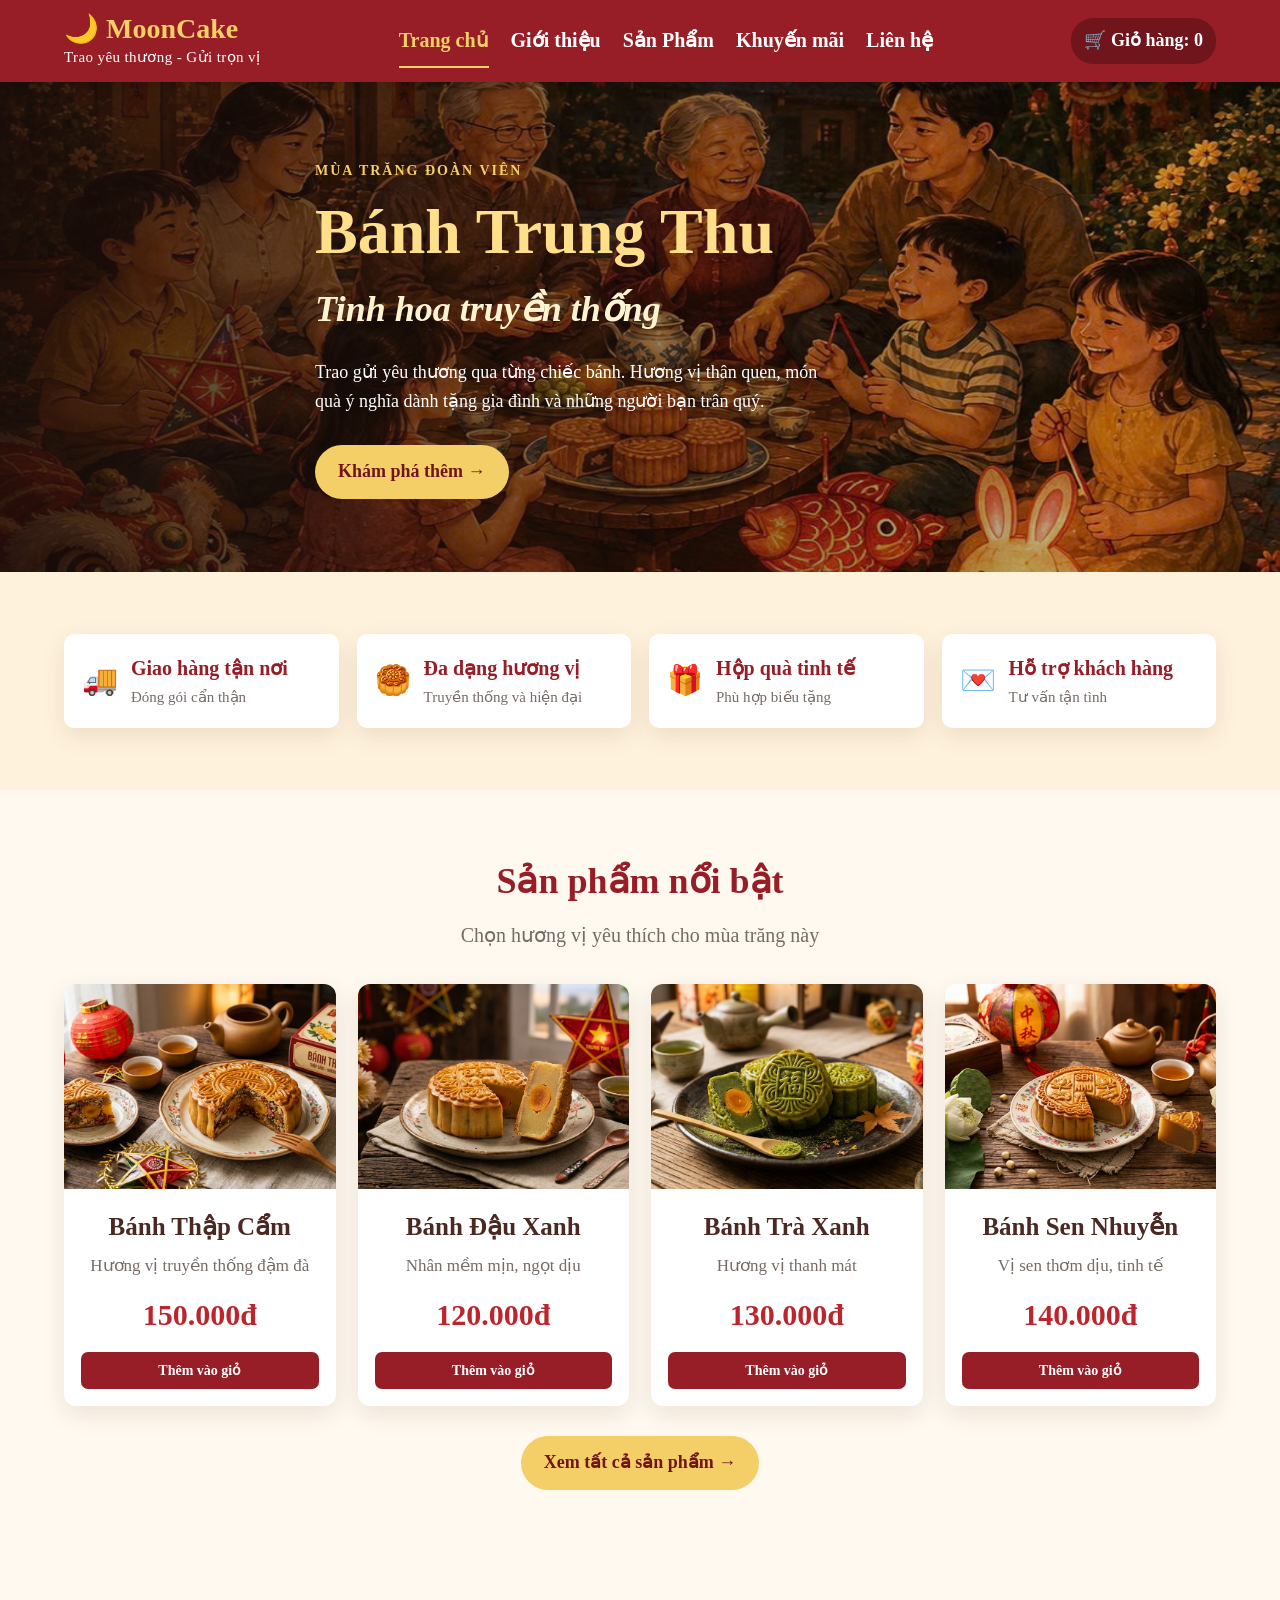
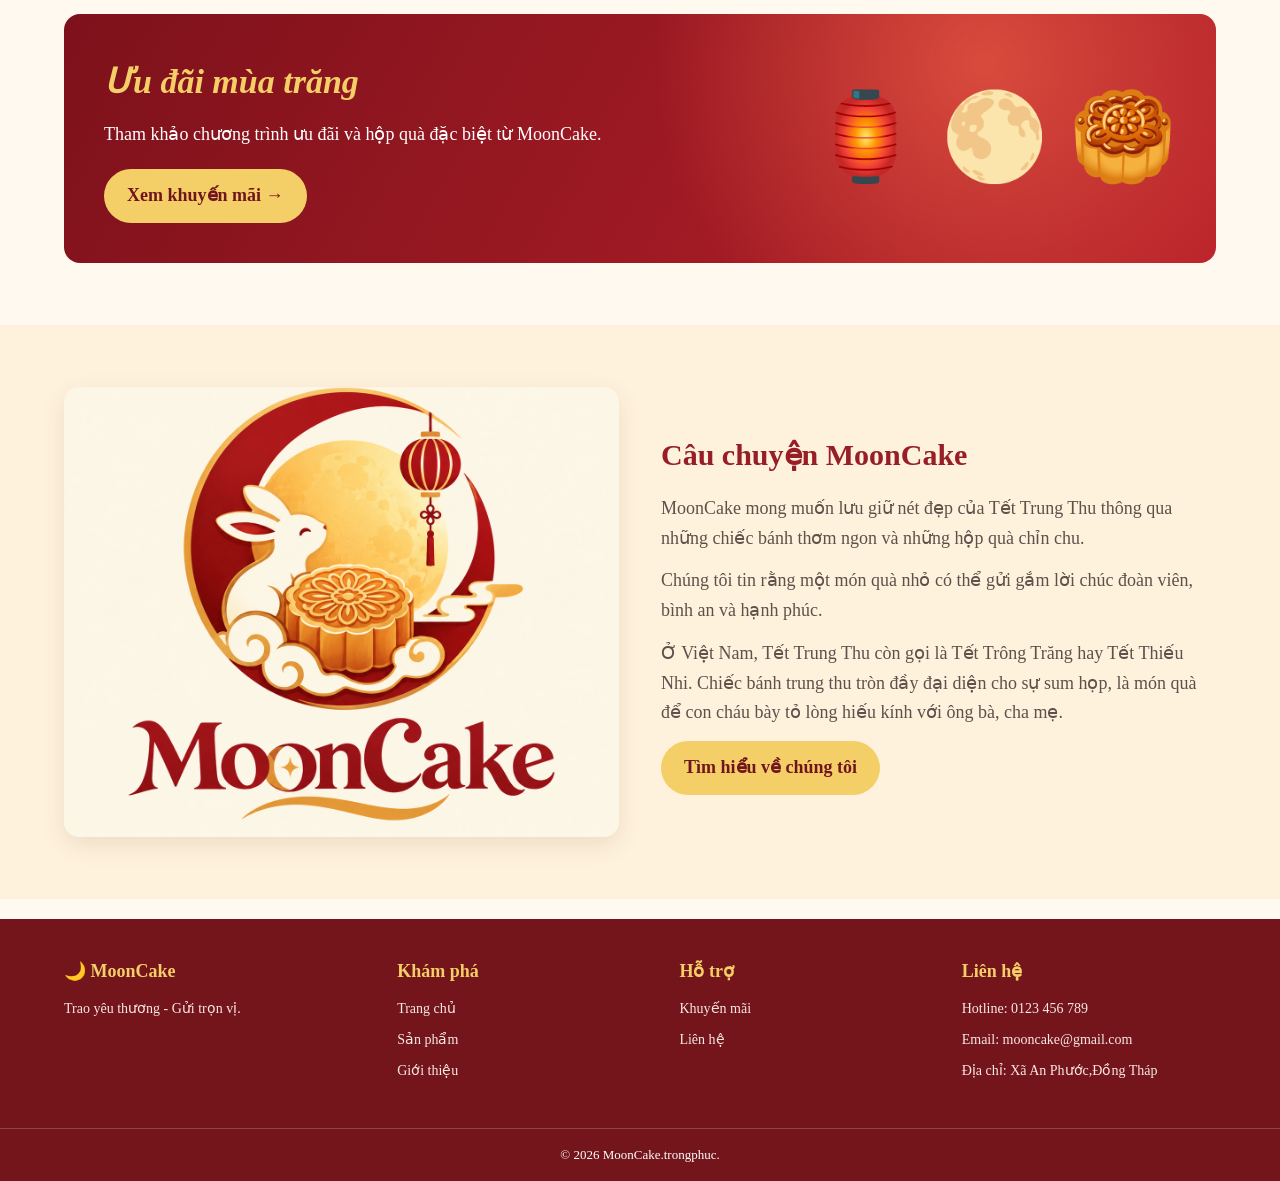
<file: index.html>
<!DOCTYPE html>
<html lang="vi">
<head>
  <meta charset="UTF-8">
  <meta name="viewport" content="width=device-width, initial-scale=1.0">
  <title>MoonCake</title>
  <link rel="stylesheet" href="css/style.css">
  <script src="javascripts/script.js" defer></script>
</head>
<body>
<header class="site-header"><div class="container navbar">
  <a class="brand" href="webcon/gioithieu.html">
    <div class="brand-name">🌙 MoonCake</div>
    <div class="brand-tagline">Trao yêu thương - Gửi trọn vị</div></a>
  <nav><ul class="nav-menu">
    <li><a class="active" href="index.html">Trang chủ</a></li>
    <li><a href="webcon/gioithieu.html" target="_blank">Giới thiệu</a></li>
    <li><a href="webcon/sanpham.html" target="_blank">Sản Phẩm</a></li>
    <li><a href="webcon/khuyenmai.html" target="_blank">Khuyến mãi</a></li>
    <li><a href="webcon/lienhe.html" target="_blank">Liên hệ</a></li>
  </ul></nav><div class="cart-pill">🛒 Giỏ hàng: <span class="cart-count">0</span></div>
</div>
</header>

<main>
<section class="hero"><div class="container hero-content">
  <span class="eyebrow">Mùa trăng đoàn viên</span>
  <h1>Bánh Trung Thu</h1><h2>Tinh hoa truyền thống</h2>
  <p>Trao gửi yêu thương qua từng chiếc bánh. Hương vị thân quen, món quà ý nghĩa dành tặng gia đình và những người bạn trân quý.</p>
  <a class="btn" href="webcon/gioithieu.html" target="_blank">Khám phá thêm →</a>
</div></section>

<section class="section section-soft"><div class="container service-grid">
  <div class="service-item"><span class="service-icon">🚚</span><div><h3>Giao hàng tận nơi</h3><p>Đóng gói cẩn thận</p></div></div>
  <div class="service-item"><span class="service-icon">🥮</span><div><h3>Đa dạng hương vị</h3><p>Truyền thống và hiện đại</p></div></div>
  <div class="service-item"><span class="service-icon">🎁</span><div><h3>Hộp quà tinh tế</h3><p>Phù hợp biếu tặng</p></div></div>
  <div class="service-item"><span class="service-icon">💌</span><div><h3>Hỗ trợ khách hàng</h3><p>Tư vấn tận tình</p></div></div>
</div></section>

<section class="section container">
  <div class="section-heading"><h2>Sản phẩm nổi bật</h2><p>Chọn hương vị yêu thích cho mùa trăng này</p></div>
  <div class="product-grid">
    <article class="product-card"><img src="images/banhthapcam.jpg" alt="Bánh Trung Thu thập cẩm">
      <div class="product-info">
        <h3>Bánh Thập Cẩm</h3>
        <p>Hương vị truyền thống đậm đà</p>
        <span class="price">150.000đ</span>
        <button class="btn btn-red" onclick="addCart('Bánh Thập Cẩm')">Thêm vào giỏ</button>
      </div>
    </article>
    <article class="product-card"><img src="images/banhdauxanh.jpg" alt="Bánh nhân đậu xanh">
      <div class="product-info">
        <h3>Bánh Đậu Xanh</h3>
        <p>Nhân mềm mịn, ngọt dịu</p>
        <span class="price">120.000đ</span>
        <button class="btn btn-red" onclick="addCart('Bánh Đậu Xanh')">Thêm vào giỏ</button>
      </div>
    </article>
    <article class="product-card"><img src="images/banhtraxanh.jpg" alt="Bánh trà xanh">
      <div class="product-info">
        <h3>Bánh Trà Xanh</h3>
        <p>Hương vị thanh mát</p>
        <span class="price">130.000đ</span>
        <button class="btn btn-red" onclick="addCart('Bánh Trà Xanh')">Thêm vào giỏ</button>
      </div>
    </article>
    <article class="product-card"><img src="images/banhsennhuyen.jpg" alt="Bánh nhân sen">
      <div class="product-info">
        <h3>Bánh Sen Nhuyễn</h3>
        <p>Vị sen thơm dịu, tinh tế</p>
        <span class="price">140.000đ</span>
        <button class="btn btn-red" onclick="addCart('Bánh Sen Nhuyễn')">Thêm vào giỏ</button>
      </div>
    </article>
  </div>
  <div style="text-align:center;margin-top:30px"><a class="btn" href="webcon/sanpham.html" target="_blank">Xem tất cả sản phẩm →</a></div>
</section>
<section class="section container">
  <div class="promo-banner">
    <div>
      <h2>Ưu đãi mùa trăng</h2>
      <p>Tham khảo chương trình ưu đãi và hộp quà đặc biệt từ MoonCake.</p>
      <a class="btn" href="webcon/khuyenmai.html" target="_blank">Xem khuyến mãi →</a>
    </div>
    <div class="promo-art">🏮 🌕 🥮</div>
  </div>
</section>
<section class="section section-soft">
  <div class="container two-column">
  <img class="rounded-image" src="images/logo.JPG" alt="Không khí mùa Trung Thu">
  <div class="copy">
    <h2>Câu chuyện MoonCake</h2>
    <p>MoonCake mong muốn lưu giữ nét đẹp của Tết Trung Thu thông qua những chiếc bánh thơm ngon và những hộp quà chỉn chu.</p>
    <p>Chúng tôi tin rằng một món quà nhỏ có thể gửi gắm lời chúc đoàn viên, bình an và hạnh phúc.</p>
    <p>Ở Việt Nam, Tết Trung Thu còn gọi là Tết Trông Trăng hay Tết Thiếu Nhi. Chiếc bánh trung thu tròn đầy đại diện cho sự sum họp, là món quà để con cháu bày tỏ lòng hiếu kính với ông bà, cha mẹ.</p>
    <a class="btn" href="webcon/gioithieu.html" target="_blank">Tìm hiểu về chúng tôi</a>
  </div>
</div></section>
</main>
<footer class="site-footer">
    <div class="container footer-grid">
      <div>
          <h3>🌙 MoonCake</h3>
          <p>Trao yêu thương - Gửi trọn vị.</p>
      </div>
      <div>
          <h3>Khám phá</h3>
          <a href="index.html">Trang chủ</a>
          <a href="webcon/sanpham.html" target="_blank">Sản phẩm</a>
          <a href="webcon/gioithieu.html" target="_blank">Giới thiệu</a>
      </div>
      <div>
          <h3>Hỗ trợ</h3>
          <a href="webcon/khuyenmai.html" target="_blank">Khuyến mãi</a>
          <a href="webcon/lienhe.html" target="_blank">Liên hệ</a>
      </div>
      <div>
          <h3>Liên hệ</h3>
          <p>Hotline: 0123 456 789</p>
          <p>Email: mooncake@gmail.com</p>
          <p>Địa chỉ: Xã An Phước,Đồng Tháp</p></div>
    </div>
<div class="copyright">© 2026 MoonCake.trongphuc.</div>
</footer>
</body>
</html>
</file>
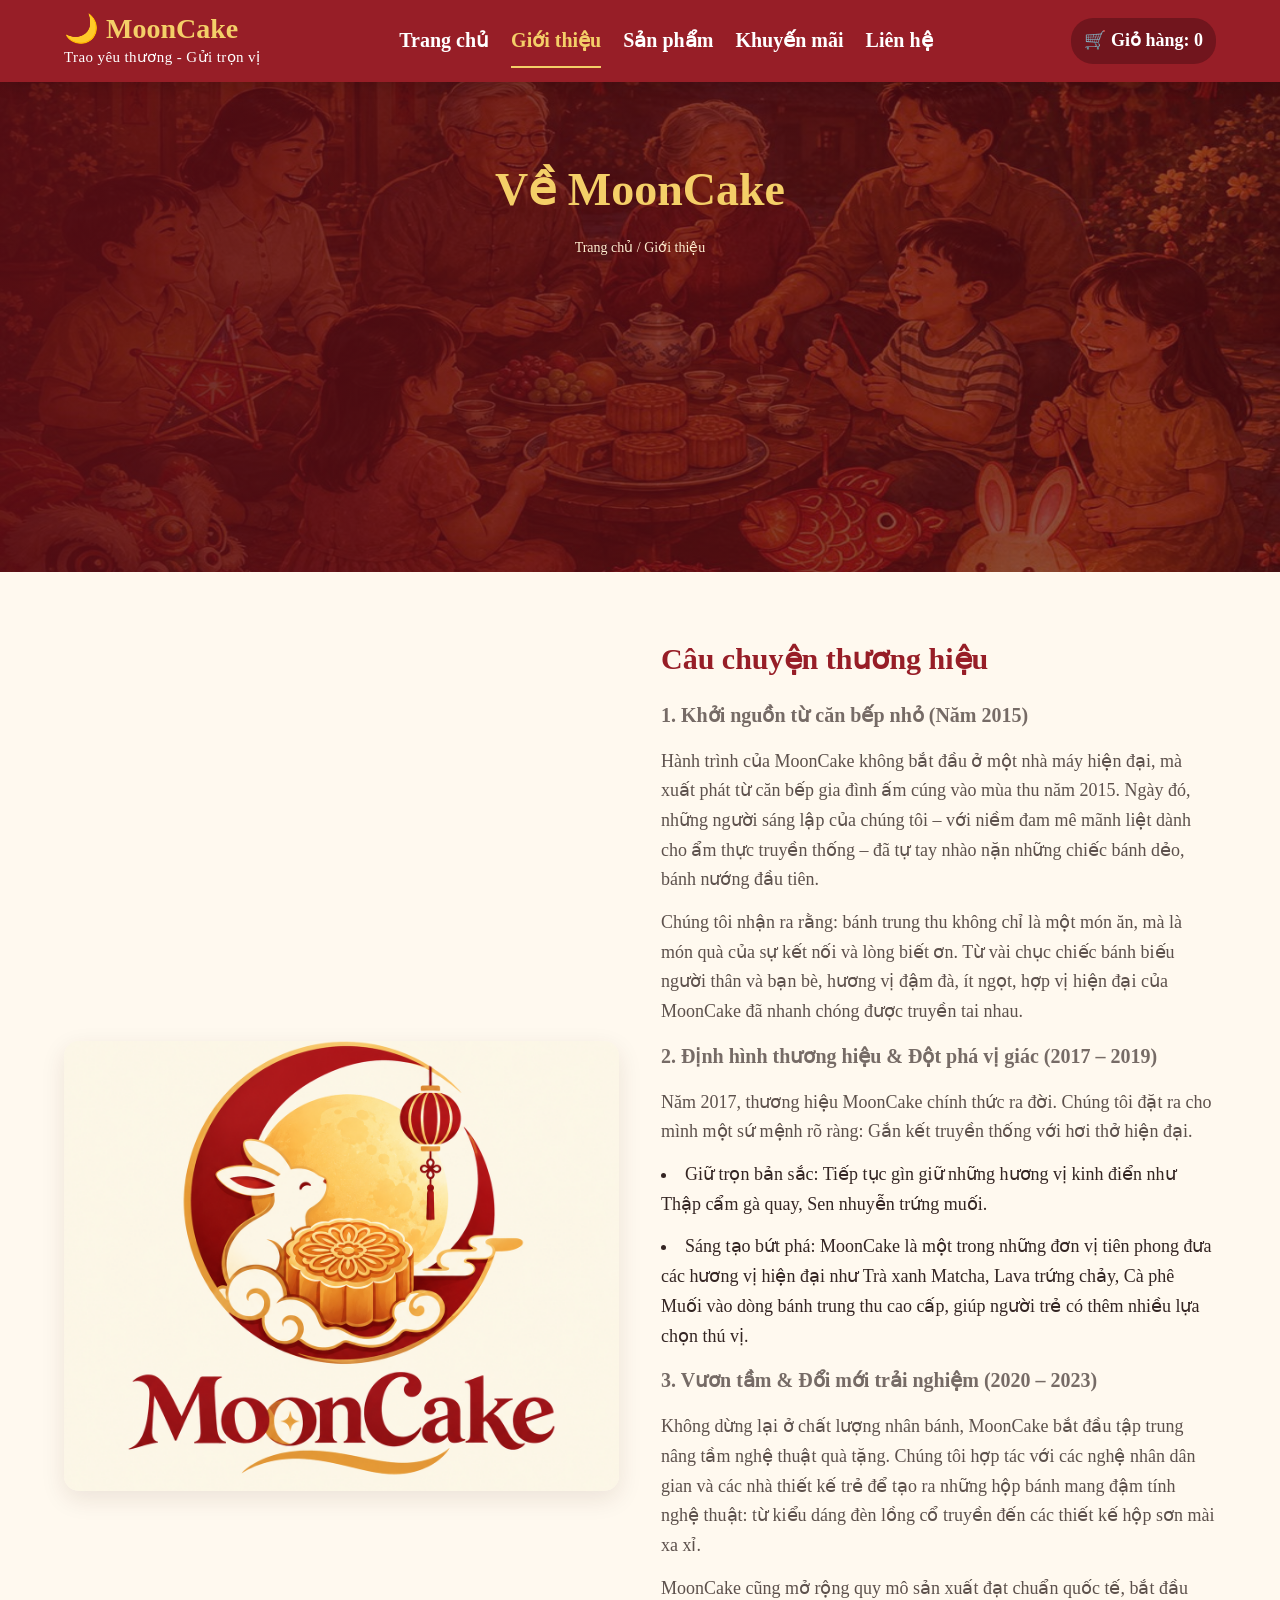
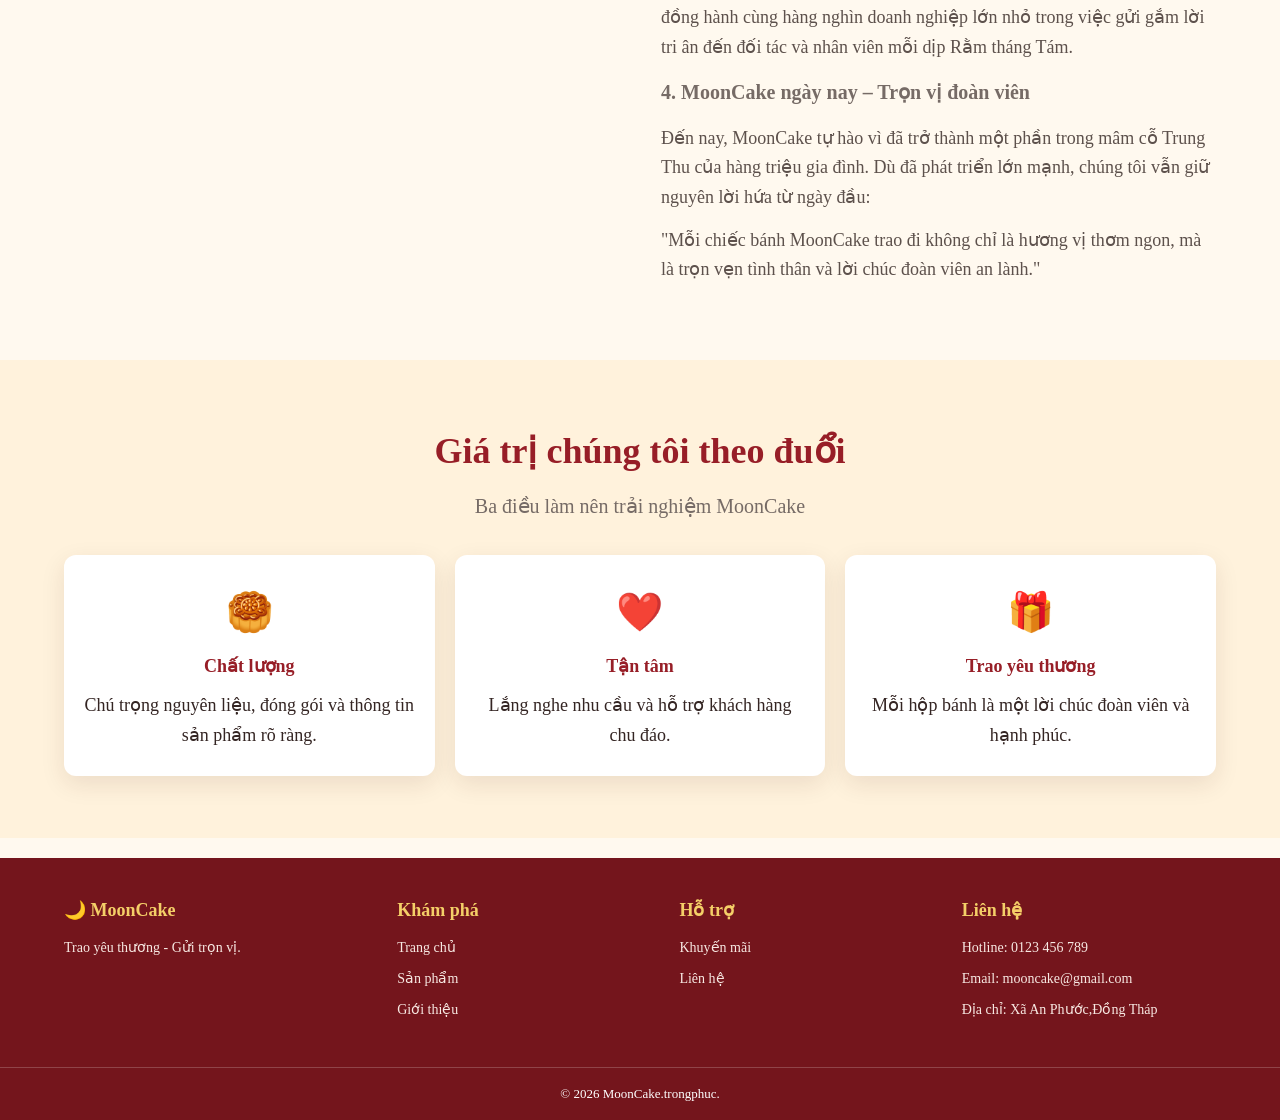
<file: webcon/gioithieu.html>
<!DOCTYPE html>
<html lang="vi">
    <head>
        <meta charset="UTF-8">
        <meta name="viewport" content="width=device-width, initial-scale=1.0">
        <title>Giới thiệu</title>
        <link rel="stylesheet" href="../css/style.css">
        <script src="../javascripts/script.js" defer></script>
    </head>
<body>
<header class="site-header">
    <div class="container navbar">
        <a class="brand" href="../index.html">
            <div class="brand-name">🌙 MoonCake</div>
            <div class="brand-tagline">Trao yêu thương - Gửi trọn vị</div>
        </a>
        <nav>
            <ul class="nav-menu">
                <li>
                    <a href="../index.html" target="_blank">Trang chủ</a>
                </li>
                <li>
                    <a class="active" href="gioithieu.html">Giới thiệu</a>
                </li>
                <li>
                    <a href="sanpham.html" target="_blank">Sản phẩm</a>
                </li>
                <li>
                    <a href="khuyenmai.html" target="_blank">Khuyến mãi</a>
                </li>
                <li>
                    <a href="lienhe.html" target="_blank">Liên hệ</a>
                </li>
            </ul>
        </nav>
        <div class="cart-pill">🛒 Giỏ hàng: <span class="cart-count">0</span>
        </div>
    </div>
</header>
<main>
    <section class="page-banner">
        <h1>Về MoonCake</h1>
        <p class="breadcrumb">Trang chủ / Giới thiệu</p>
    </section>
    <section class="section container">
        <div class="two-column">
            <img class="rounded-image" src="../images/logo.JPG" alt="Bánh Trung Thu">
            <div class="copy">
                <h2>Câu chuyện thương hiệu</h2>
                <h4>1. Khởi nguồn từ căn bếp nhỏ (Năm 2015)</h4>
                <p>Hành trình của MoonCake không bắt đầu ở một nhà máy hiện đại, mà xuất phát từ căn bếp gia đình ấm cúng vào mùa thu năm 2015. Ngày đó, những người sáng lập của chúng tôi – với niềm đam mê mãnh liệt dành cho ẩm thực truyền thống – đã tự tay nhào nặn những chiếc bánh dẻo, bánh nướng đầu tiên.</p>
                <p>Chúng tôi nhận ra rằng: bánh trung thu không chỉ là một món ăn, mà là món quà của sự kết nối và lòng biết ơn. Từ vài chục chiếc bánh biếu người thân và bạn bè, hương vị đậm đà, ít ngọt, hợp vị hiện đại của MoonCake đã nhanh chóng được truyền tai nhau.</p>
                <h4>2. Định hình thương hiệu & Đột phá vị giác (2017 – 2019)</h4>
                <p>Năm 2017, thương hiệu MoonCake chính thức ra đời. Chúng tôi đặt ra cho mình một sứ mệnh rõ ràng: Gắn kết truyền thống với hơi thở hiện đại.</p>
                <p><li>Giữ trọn bản sắc: Tiếp tục gìn giữ những hương vị kinh điển như Thập cẩm gà quay, Sen nhuyễn trứng muối.</li></p>
                <p><li>Sáng tạo bứt phá: MoonCake là một trong những đơn vị tiên phong đưa các hương vị hiện đại như Trà xanh Matcha, Lava trứng chảy, Cà phê Muối vào dòng bánh trung thu cao cấp, giúp người trẻ có thêm nhiều lựa chọn thú vị.</li></p>
                <h4>3. Vươn tầm & Đổi mới trải nghiệm (2020 – 2023)</h4>
                <p>Không dừng lại ở chất lượng nhân bánh, MoonCake bắt đầu tập trung nâng tầm nghệ thuật quà tặng. Chúng tôi hợp tác với các nghệ nhân dân gian và các nhà thiết kế trẻ để tạo ra những hộp bánh mang đậm tính nghệ thuật: từ kiểu dáng đèn lồng cổ truyền đến các thiết kế hộp sơn mài xa xỉ.</p>
                <p>MoonCake cũng mở rộng quy mô sản xuất đạt chuẩn quốc tế, bắt đầu đồng hành cùng hàng nghìn doanh nghiệp lớn nhỏ trong việc gửi gắm lời tri ân đến đối tác và nhân viên mỗi dịp Rằm tháng Tám.</p>
                <h4>4. MoonCake ngày nay – Trọn vị đoàn viên</h4>
                <p>Đến nay, MoonCake tự hào vì đã trở thành một phần trong mâm cỗ Trung Thu của hàng triệu gia đình. Dù đã phát triển lớn mạnh, chúng tôi vẫn giữ nguyên lời hứa từ ngày đầu:</p>
                <p>"Mỗi chiếc bánh MoonCake trao đi không chỉ là hương vị thơm ngon, mà là trọn vẹn tình thân và lời chúc đoàn viên an lành."</p>
            </div>
        </div>
    </section>
    <section class="section section-soft">
        <div class="container">
            <div class="section-heading">
                <h2>Giá trị chúng tôi theo đuổi</h2>
                <p>Ba điều làm nên trải nghiệm MoonCake</p>
            </div>
            <div class="feature-grid">
                <article class="feature-card">
                    <div class="icon">🥮</div>
                    <h3>Chất lượng</h3>
                    <p>Chú trọng nguyên liệu, đóng gói và thông tin sản phẩm rõ ràng.</p>
                </article><article class="feature-card">
                    <div class="icon">❤️</div>
                    <h3>Tận tâm</h3>
                    <p>Lắng nghe nhu cầu và hỗ trợ khách hàng chu đáo.</p>
                </article>
                <article class="feature-card">
                    <div class="icon">🎁</div>
                    <h3>Trao yêu thương</h3>
                    <p>Mỗi hộp bánh là một lời chúc đoàn viên và hạnh phúc.</p>
                </article>
            </div>
        </div>
    </section>
</main>
<footer class="site-footer">
    <div class="container footer-grid">
        <div>
            <h3>🌙 MoonCake</h3>
            <p>Trao yêu thương - Gửi trọn vị.</p>
        </div>
        <div>
            <h3>Khám phá</h3>
            <a href="../index.html" target="_blank">Trang chủ</a>
            <a href="sanpham.html" target="_blank">Sản phẩm</a>
            <a href="gioithieu.html" >Giới thiệu</a>
        </div>
        <div>
            <h3>Hỗ trợ</h3>
            <a href="khuyenmai.html" target="_blank">Khuyến mãi</a>
            <a href="lienhe.html" target="_blank">Liên hệ</a>
        </div>
        <div>
            <h3>Liên hệ</h3>
            <p>Hotline: 0123 456 789</p>
            <p>Email: mooncake@gmail.com</p>
            <p>Địa chỉ: Xã An Phước,Đồng Tháp</p>
        </div>
    </div>
<div class="copyright">© 2026 MoonCake.trongphuc.</div>
</footer>
</body>
</html>
</file>
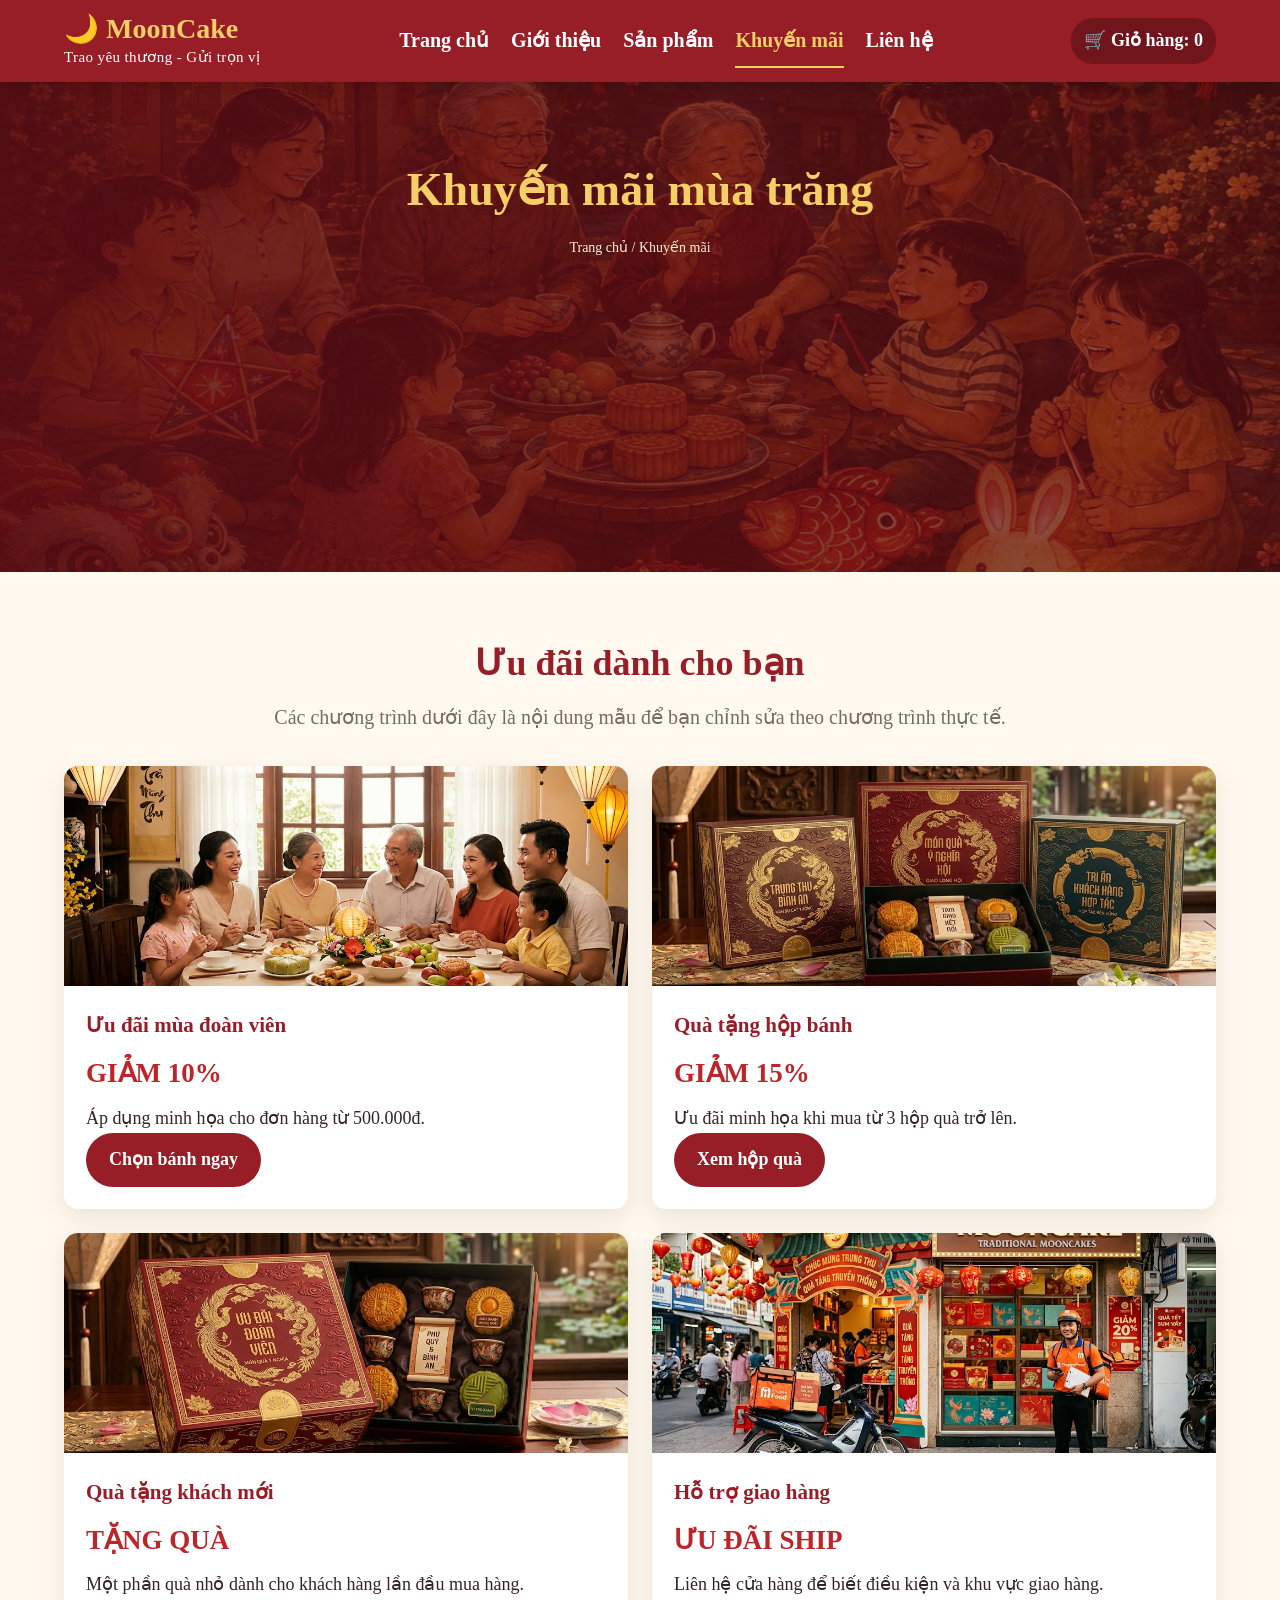
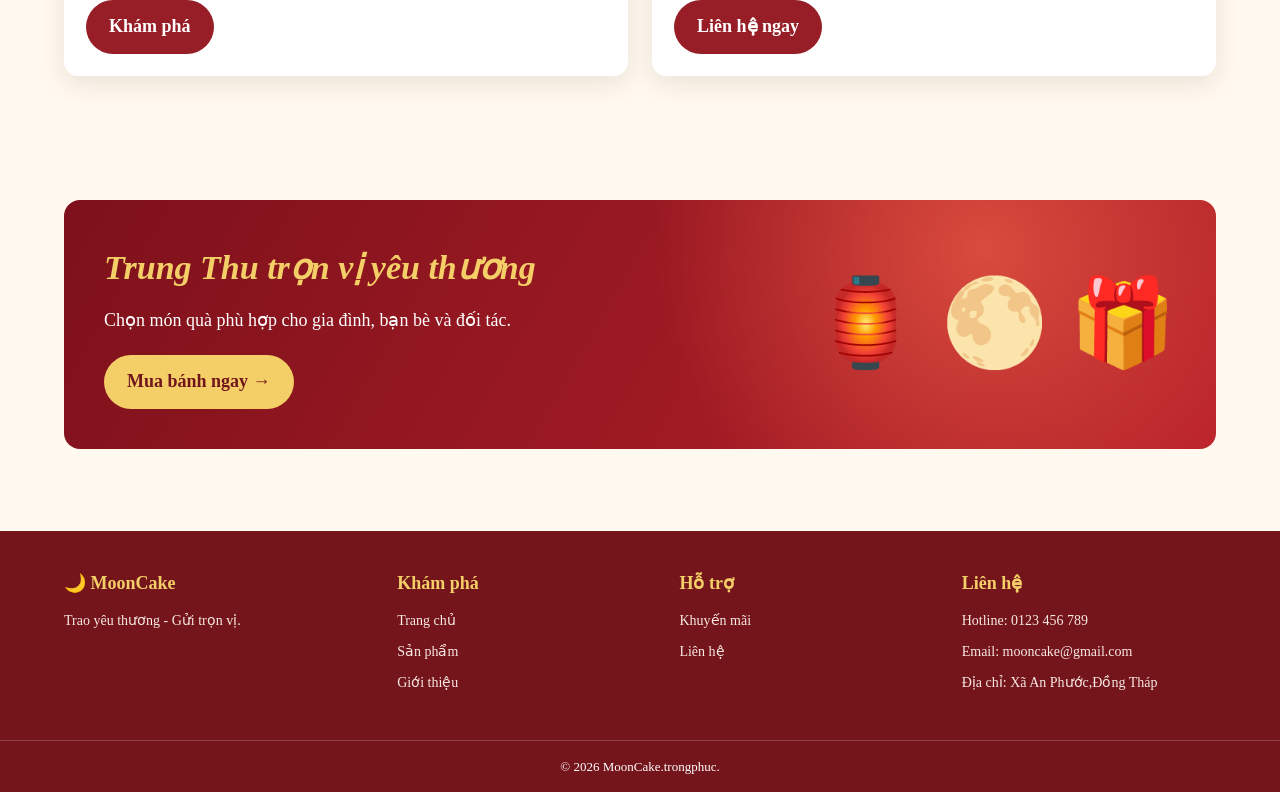
<file: webcon/khuyenmai.html>
<!DOCTYPE html>
<html lang="vi">
    <head>
        <meta charset="UTF-8">
        <meta name="viewport" content="width=device-width, initial-scale=1.0">
        <title>Khuyến mãi</title>
        <link rel="stylesheet" href="../css/style.css">
        <script src="../javascripts/script.js" defer></script>
    </head>
<body>
<header class="site-header">
    <div class="container navbar">
        <a class="brand" href="../index.html">
            <div class="brand-name">🌙 MoonCake</div>
            <div class="brand-tagline">Trao yêu thương - Gửi trọn vị</div>
        </a>
        <nav>
            <ul class="nav-menu">
                <li>
                    <a href="../index.html" target="_blank">Trang chủ</a>
                </li>
                <li>
                    <a href="gioithieu.html" target="_blank">Giới thiệu</a>
                </li>
                <li>
                    <a href="sanpham.html" target="_blank">Sản phẩm</a>
                </li>
                <li>
                    <a class="active" href="khuyenmai.html">Khuyến mãi</a>
                </li>
                <li>
                    <a href="lienhe.html" target="_blank">Liên hệ</a>
                </li>
            </ul>
        </nav>
        <div class="cart-pill">🛒 Giỏ hàng: <span class="cart-count">0</span>
        </div>
    </div>
</header>
    <main>
        <section class="page-banner">
            <h1>Khuyến mãi mùa trăng</h1>
            <p class="breadcrumb">Trang chủ / Khuyến mãi</p>
        </section>
        <section class="section container">
            <div class="section-heading">
                <h2>Ưu đãi dành cho bạn</h2>
                <p>Các chương trình dưới đây là nội dung mẫu để bạn chỉnh sửa theo chương trình thực tế.</p>
            </div>
            <div class="offer-grid">
                <article class="offer-card"><img src="../images/uudai.jpg" alt="Ưu đãi mùa trăng">
                    <div class="offer-content">
                        <h3>Ưu đãi mùa đoàn viên</h3>
                        <div class="discount">GIẢM 10%</div>
                        <p>Áp dụng minh họa cho đơn hàng từ 500.000đ.</p>
                        <a class="btn btn-red" href="sanpham.html" target="_blank">Chọn bánh ngay</a>
                    </div>
                </article>
                <article class="offer-card"><img src="../images/3quauudai.jpg" alt="Hộp quà Trung Thu">
                    <div class="offer-content">
                        <h3>Quà tặng hộp bánh</h3>
                        <div class="discount">GIẢM 15%</div>
                        <p>Ưu đãi minh họa khi mua từ 3 hộp quà trở lên.</p>
                        <a class="btn btn-red" href="sanpham.html" target="_blank">Xem hộp quà</a>
                    </div>
                </article>
                <article class="offer-card"><img src="../images/quauudai.jpg" alt="Quà tặng khách hàng">
                    <div class="offer-content">
                        <h3>Quà tặng khách mới</h3>
                        <div class="discount">TẶNG QUÀ</div>
                        <p>Một phần quà nhỏ dành cho khách hàng lần đầu mua hàng.</p>
                        <a class="btn btn-red" href="sanpham.html" target="_blank">Khám phá</a>
                    </div>
                </article>
                <article class="offer-card"><img src="../images/uudaiship.jpg" alt="Hộp quà giao tận nơi">
                    <div class="offer-content">
                        <h3>Hỗ trợ giao hàng</h3>
                        <div class="discount">ƯU ĐÃI SHIP</div>
                        <p>Liên hệ cửa hàng để biết điều kiện và khu vực giao hàng.</p>
                        <a class="btn btn-red" href="lienhe.html" target="_blank">Liên hệ ngay</a>
                    </div>
                </article>
            </div>
        </section>
    <section class="section container">
        <div class="promo-banner">
            <div>
                <h2>Trung Thu trọn vị yêu thương</h2>
                <p>Chọn món quà phù hợp cho gia đình, bạn bè và đối tác.</p>
                <a class="btn" href="sanpham.html" target="_blank">Mua bánh ngay →</a>
            </div><div class="promo-art">🏮 🌕 🎁</div>
        </div>
    </section>
</main>
<footer class="site-footer">
    <div class="container footer-grid">
        <div>
            <h3>🌙 MoonCake</h3>
            <p>Trao yêu thương - Gửi trọn vị.</p>
    </div>
    <div>
            <h3>Khám phá</h3>
            <a href="../index.html" target="_blank">Trang chủ</a>
            <a href="sanpham.html" target="_blank">Sản phẩm</a>
            <a href="gioithieu.html" target="_blank">Giới thiệu</a>
    </div>
    <div>
            <h3>Hỗ trợ</h3>
            <a href="khuyenmai.html" target="_blank">Khuyến mãi</a>
            <a href="lienhe.html" target="_blank">Liên hệ</a>
    </div>
    <div>
            <h3>Liên hệ</h3>
            <p>Hotline: 0123 456 789</p>
            <p>Email: mooncake@gmail.com</p>
            <p>Địa chỉ: Xã An Phước,Đồng Tháp</p></div>
    </div>
<div class="copyright">© 2026 MoonCake.trongphuc.</div>
</footer>
</body>
</html>
</file>
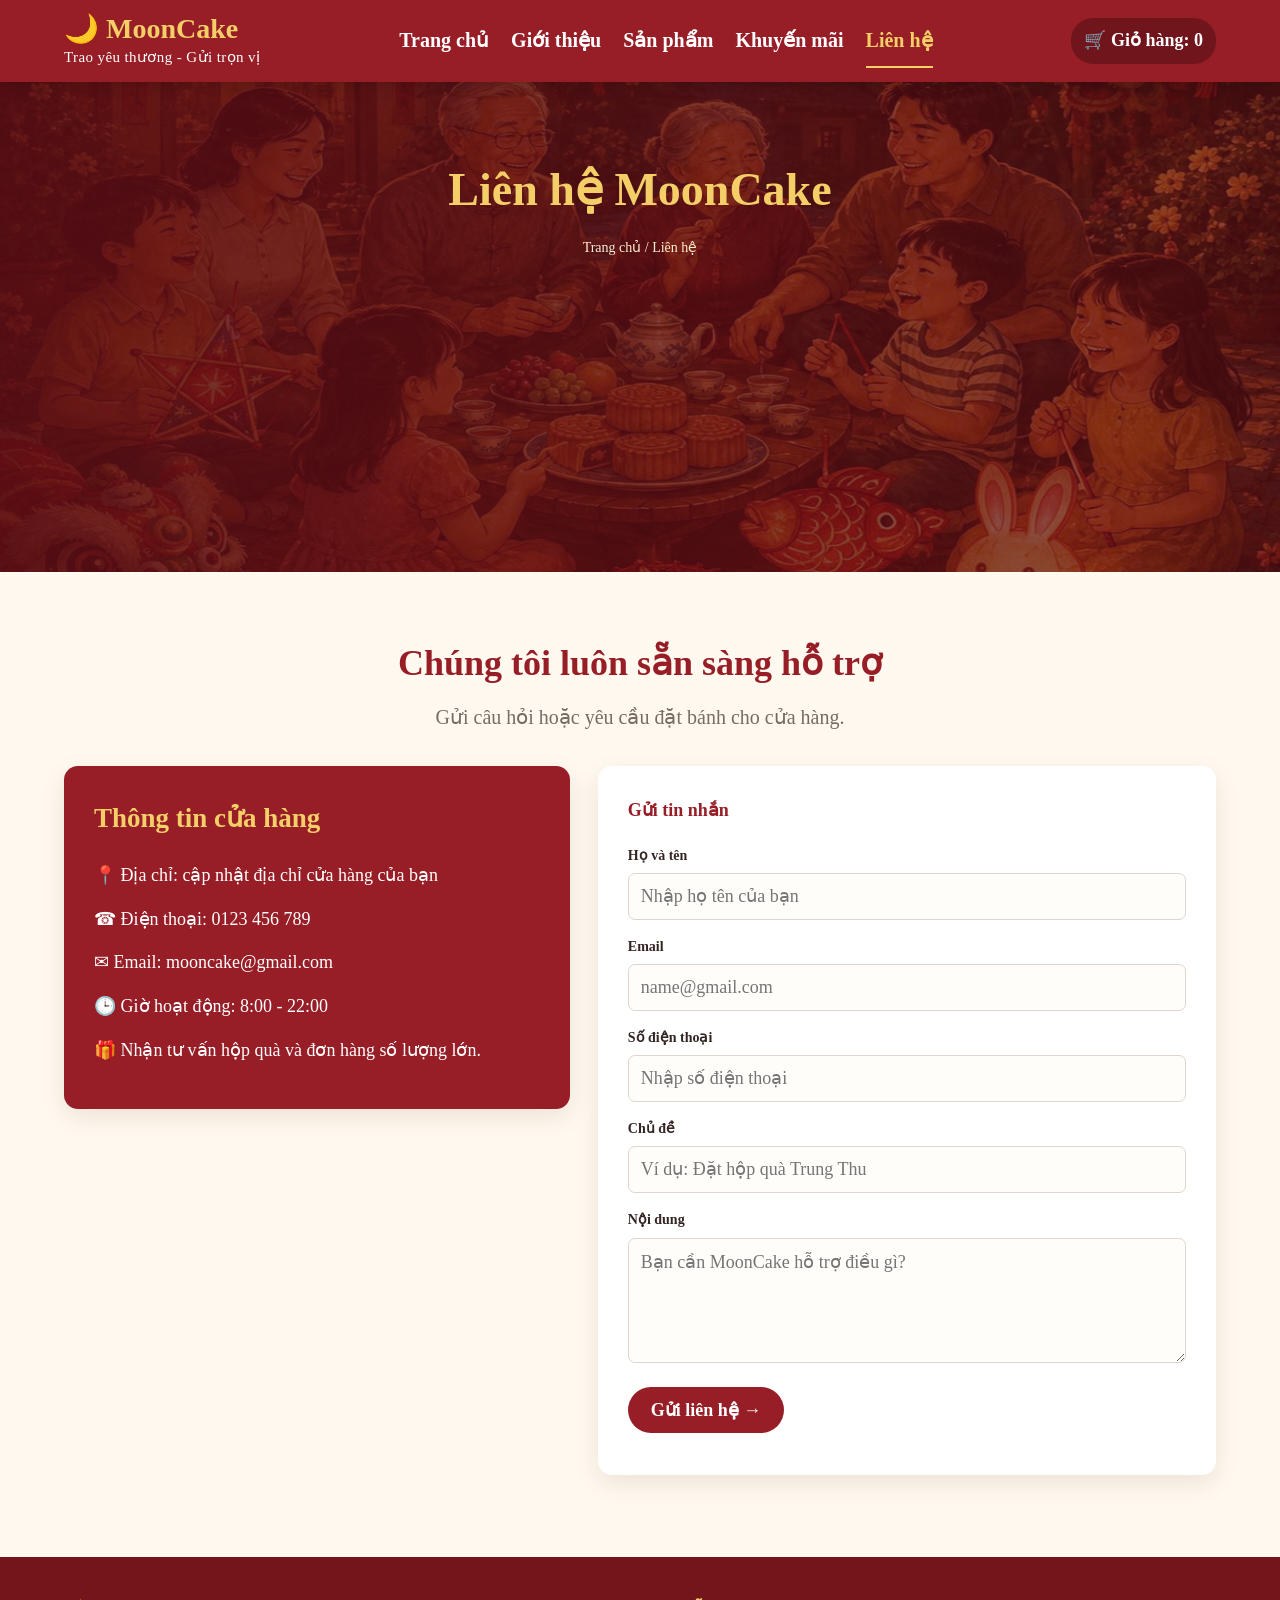
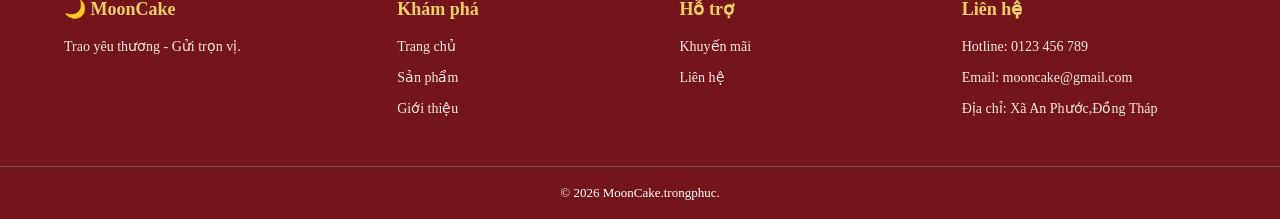
<file: webcon/lienhe.html>
<!DOCTYPE html>
<html lang="vi">
    <head>
        <meta charset="UTF-8">
        <meta name="viewport" content="width=device-width, initial-scale=1.0">
        <title>Liên hệ</title>
        <link rel="stylesheet" href="../css/style.css">
        <script src="../javascripts/script.js" defer></script>
    </head>
<body>
    <header class="site-header">
    <div class="container navbar">
        <a class="brand" href="../index.html">
            <div class="brand-name">🌙 MoonCake</div>
            <div class="brand-tagline">Trao yêu thương - Gửi trọn vị</div>
        </a>
        <nav>
            <ul class="nav-menu">
                <li>
                    <a href="../index.html" target="_blank">Trang chủ</a>
                </li>
                <li>
                    <a href="gioithieu.html" target="_blank">Giới thiệu</a>
                </li>
                <li>
                    <a href="sanpham.html" target="_blank">Sản phẩm</a>
                </li>
                <li>
                    <a href="khuyenmai.html" target="_blank">Khuyến mãi</a>
                </li>
                <li>
                    <a class="active" href="lienhe.html">Liên hệ</a>
                </li>
            </ul>
        </nav>
        <div class="cart-pill">🛒 Giỏ hàng: <span class="cart-count">0</span>
        </div>
    </div>
</header>
    <main>
        <section class="page-banner">
            <h1>Liên hệ MoonCake</h1>
            <p class="breadcrumb">Trang chủ / Liên hệ</p>
        </section>
    <section class="section container">
        <div class="section-heading">
            <h2>Chúng tôi luôn sẵn sàng hỗ trợ</h2>
            <p>Gửi câu hỏi hoặc yêu cầu đặt bánh cho cửa hàng.</p>
        </div>
    <div class="contact-grid">
    <div class="contact-info">
        <h2>Thông tin cửa hàng</h2>
        <p>📍 Địa chỉ: cập nhật địa chỉ cửa hàng của bạn</p>
        <p>☎ Điện thoại: 0123 456 789</p>
        <p>✉ Email: mooncake@gmail.com</p>
        <p>🕒 Giờ hoạt động: 8:00 - 22:00</p>
        <p>🎁 Nhận tư vấn hộp quà và đơn hàng số lượng lớn.</p>
    </div>
    <form class="contact-form" onsubmit="sendContact(event)">
        <h2>Gửi tin nhắn</h2>
    <label for="name">Họ và tên</label>
        <input id="name" name="name" type="text" placeholder="Nhập họ tên của bạn" required>
    <label for="email">Email</label>
        <input id="email" name="email" type="email" placeholder="name@gmail.com" required>
    <label for="phone">Số điện thoại</label>
        <input id="phone" name="phone" type="tel" placeholder="Nhập số điện thoại">
    <label for="subject">Chủ đề</label>
        <input id="subject" name="subject" type="text" placeholder="Ví dụ: Đặt hộp quà Trung Thu" required>
    <label for="message">Nội dung</label>
        <textarea id="message" name="message" placeholder="Bạn cần MoonCake hỗ trợ điều gì?" required></textarea>
    <button class="btn btn-red" type="submit">Gửi liên hệ →</button>
    <p class="form-message" id="form-message" aria-live="polite"></p>
    </form>
</div>
</section>
</main>
<footer class="site-footer">
    <div class="container footer-grid">
        <div>
            <h3>🌙 MoonCake</h3>
            <p>Trao yêu thương - Gửi trọn vị.</p>
        </div>
    <div>
            <h3>Khám phá</h3>
            <a href="../index.html" target="_blank">Trang chủ</a>
            <a href="sanpham.html" target="_blank">Sản phẩm</a>
            <a href="gioithieu.html" target="_blank">Giới thiệu</a>
    </div>
    <div>
            <h3>Hỗ trợ</h3>
            <a href="khuyenmai.html" target="_blank">Khuyến mãi</a>
            <a href="lienhe.html">Liên hệ</a>
    </div>
    <div>
            <h3>Liên hệ</h3>
            <p>Hotline: 0123 456 789</p>
            <p>Email: mooncake@gmail.com</p>
            <p>Địa chỉ: Xã An Phước,Đồng Tháp</p></div>
    </div>
<div class="copyright">© 2026 MoonCake.trongphuc.</div>
</footer>
</body></html>
</file>
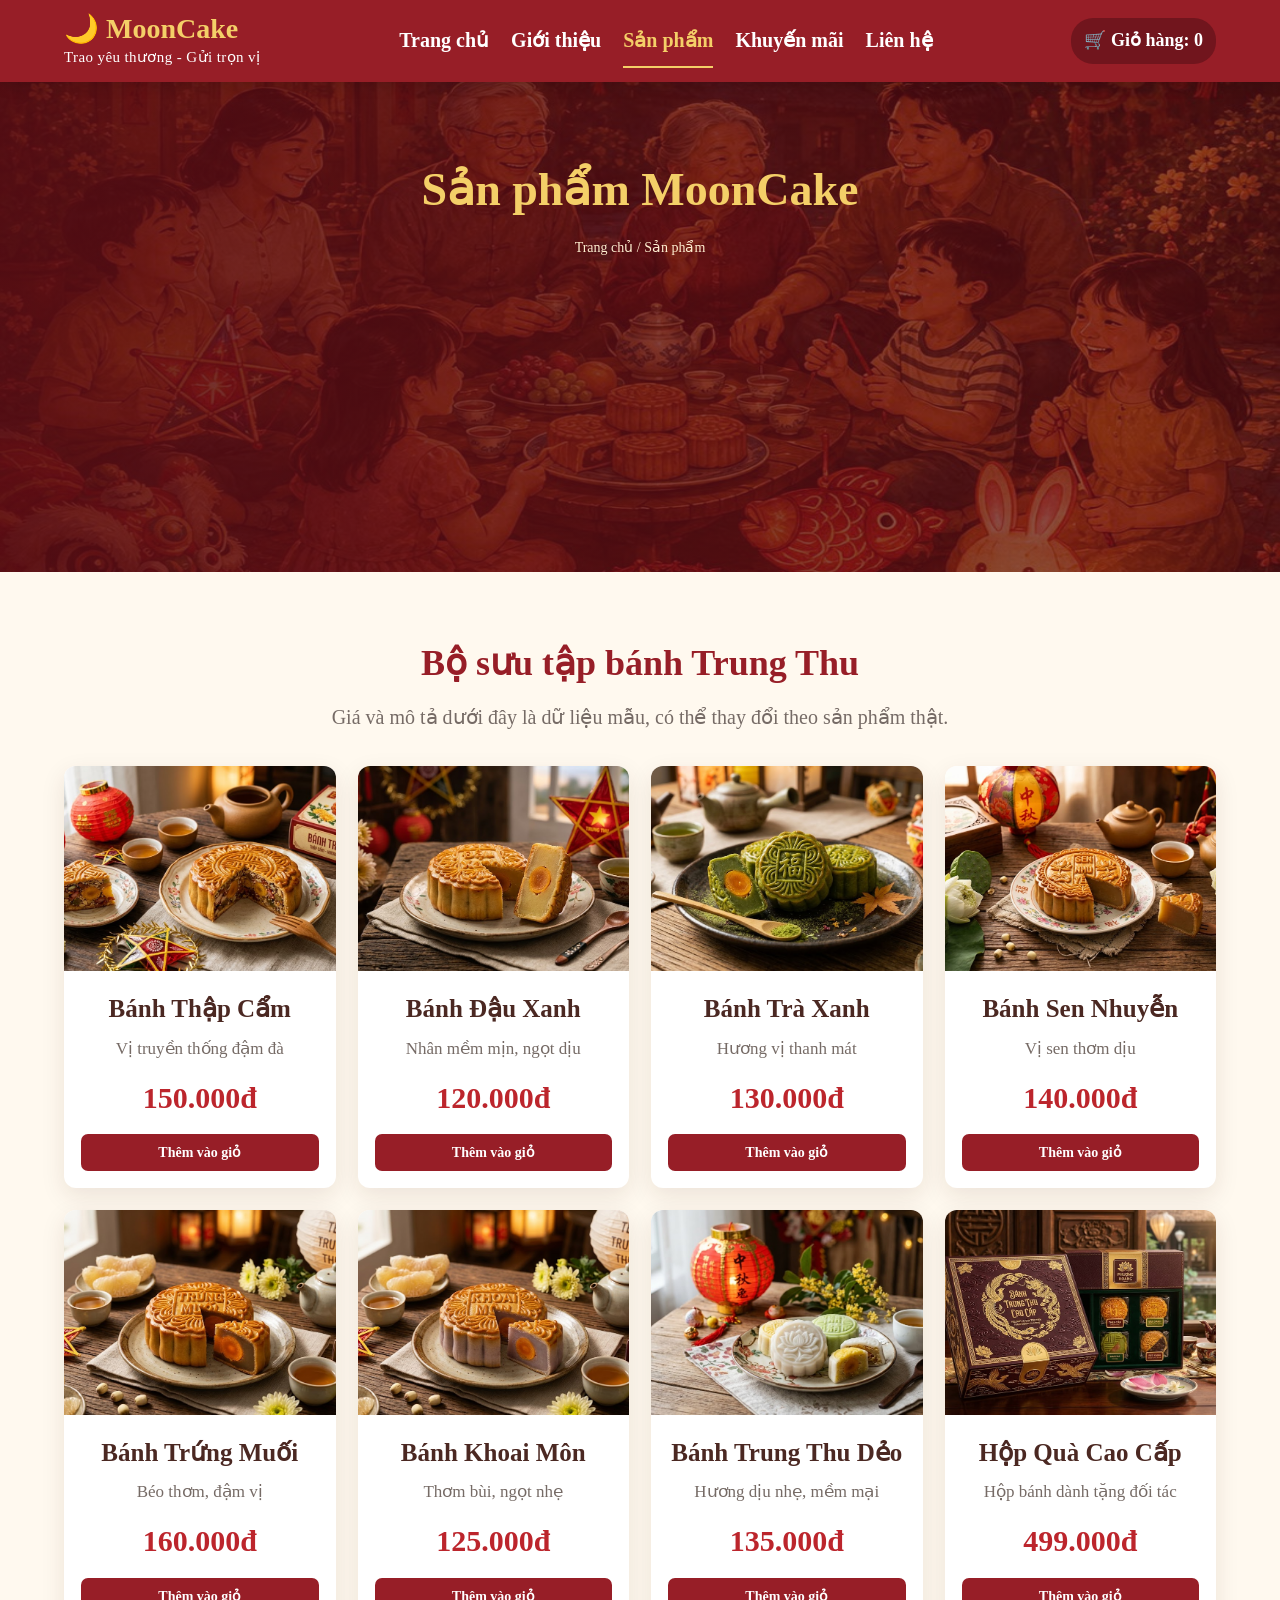
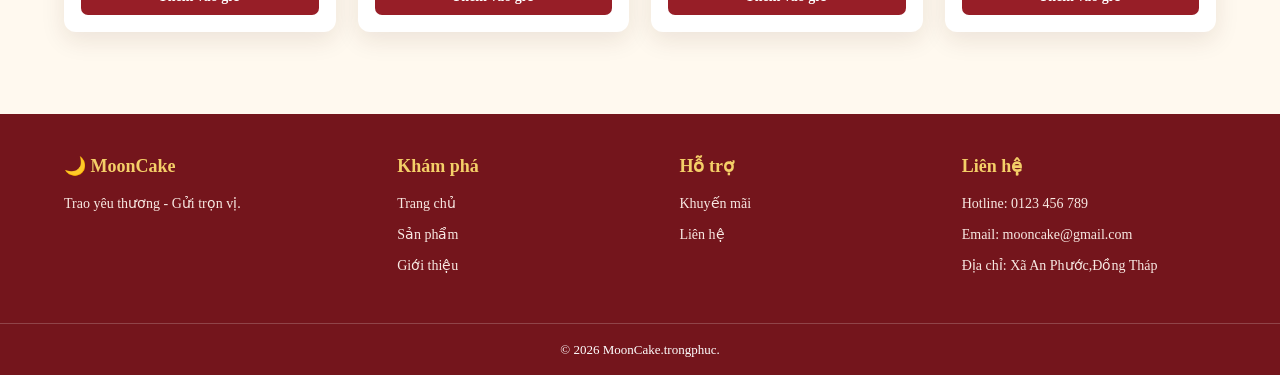
<file: webcon/sanpham.html>
<!DOCTYPE html>
<html lang="vi">
    <head>
        <meta charset="UTF-8">
        <meta name="viewport" content="width=device-width, initial-scale=1.0">
        <title>Sản phẩm</title>
        <link rel="stylesheet" href="../css/style.css">
        <script src="../javascripts/script.js" defer></script>
    </head>
<body>
<header class="site-header">
    <div class="container navbar">
        <a class="brand" href="../index.html">
            <div class="brand-name">🌙 MoonCake</div>
            <div class="brand-tagline">Trao yêu thương - Gửi trọn vị</div>
        </a>
        <nav>
            <ul class="nav-menu">
                <li>
                    <a href="../index.html" target="_blank">Trang chủ</a>
                </li>
                <li>
                    <a href="gioithieu.html" target="_blank">Giới thiệu</a>
                </li>
                <li>
                    <a class="active" href="sanpham.html">Sản phẩm</a>
                </li>
                <li>
                    <a href="khuyenmai.html" target="_blank">Khuyến mãi</a>
                </li>
                <li>
                    <a href="lienhe.html" target="_blank">Liên hệ</a>
                </li>
            </ul>
        </nav>
        <div class="cart-pill">🛒 Giỏ hàng: <span class="cart-count">0</span>
        </div>
    </div>
</header>
<main>
    <section class="page-banner">
        <h1>Sản phẩm MoonCake</h1>
        <p class="breadcrumb">Trang chủ / Sản phẩm</p>
    </section>
    <section class="section container">
        <div class="section-heading">
            <h2>Bộ sưu tập bánh Trung Thu</h2>
            <p>Giá và mô tả dưới đây là dữ liệu mẫu, có thể thay đổi theo sản phẩm thật.</p>
        </div>
    <div class="product-grid">
    <article class="product-card">
        <img src="../images/banhthapcam.jpg" alt="Bánh thập cẩm">
        <div class="product-info">
            <h3>Bánh Thập Cẩm</h3>
            <p>Vị truyền thống đậm đà</p>
            <span class="price">150.000đ</span>
            <button class="btn btn-red" onclick="addCart('Bánh Thập Cẩm')">Thêm vào giỏ</button>
        </div>
    </article>
    <article class="product-card">
        <img src="../images/banhdauxanh.jpg" alt="Bánh đậu xanh">
        <div class="product-info">
            <h3>Bánh Đậu Xanh</h3>
            <p>Nhân mềm mịn, ngọt dịu</p>
            <span class="price">120.000đ</span>
            <button class="btn btn-red" onclick="addCart('Bánh Đậu Xanh')">Thêm vào giỏ</button>
        </div>
    </article>
    <article class="product-card">
        <img src="../images/banhtraxanh.jpg" alt="Bánh trà xanh">
        <div class="product-info">
            <h3>Bánh Trà Xanh</h3>
            <p>Hương vị thanh mát</p><span class="price">130.000đ</span>
            <button class="btn btn-red" onclick="addCart('Bánh Trà Xanh')">Thêm vào giỏ</button>
        </div>
    </article>
    <article class="product-card">
        <img src="../images/banhsennhuyen.jpg" alt="Bánh sen">
        <div class="product-info">
            <h3>Bánh Sen Nhuyễn</h3>
            <p>Vị sen thơm dịu</p>
            <span class="price">140.000đ</span>
            <button class="btn btn-red" onclick="addCart('Bánh Sen Nhuyễn')">Thêm vào giỏ</button>
        </div>
    </article>
    <article class="product-card">
        <img src="../images/banhtrungmuoi.jpg" alt="Bánh trứng muối">
        <div class="product-info">
            <h3>Bánh Trứng Muối</h3><p>Béo thơm, đậm vị</p><span class="price">160.000đ</span>
            <button class="btn btn-red" onclick="addCart('Bánh Trứng Muối')">Thêm vào giỏ</button>
        </div>
    </article>
    <article class="product-card">
        <img src="../images/banhkhoaimon.jpg" alt="Bánh khoai môn">
        <div class="product-info">
            <h3>Bánh Khoai Môn</h3>
            <p>Thơm bùi, ngọt nhẹ</p>
            <span class="price">125.000đ</span>
            <button class="btn btn-red" onclick="addCart('Bánh Khoai Môn')">Thêm vào giỏ</button>
        </div>
    </article>
    <article class="product-card">
        <img src="../images/banhdeo.jpg" alt="Bánh hạt sen">
        <div class="product-info">
            <h3>Bánh Trung Thu Dẻo</h3>
            <p>Hương dịu nhẹ, mềm mại</p>
            <span class="price">135.000đ</span>
            <button class="btn btn-red" onclick="addCart('Bánh Trung Thu Dẻo')">Thêm vào giỏ</button>
        </div>
    </article>
    <article class="product-card">
        <img src="../images/hopbanhtrungthu.jpg" alt="Hộp quà cao cấp">
        <div class="product-info">
            <h3>Hộp Quà Cao Cấp</h3>
            <p>Hộp bánh dành tặng đối tác</p>
            <span class="price">499.000đ</span>
            <button class="btn btn-red" onclick="addCart('Hộp Quà Cao Cấp')">Thêm vào giỏ</button>
        </div>
    </article>
</div>
</section>
</main>
<footer class="site-footer">
    <div class="container footer-grid">
        <div>
            <h3>🌙 MoonCake</h3>
            <p>Trao yêu thương - Gửi trọn vị.</p>
        </div>
    <div>
            <h3>Khám phá</h3>
            <a href="../index.html" target="_blank">Trang chủ</a>
            <a href="sanpham.html">Sản phẩm</a>
            <a href="gioithieu.html" target="_blank">Giới thiệu</a>
    </div>
    <div>
            <h3>Hỗ trợ</h3>
            <a href="khuyenmai.html" target="_blank">Khuyến mãi</a>
            <a href="lienhe.html" target="_blank">Liên hệ</a>
    </div>
    <div>
            <h3>Liên hệ</h3>
            <p>Hotline: 0123 456 789</p>
            <p>Email: mooncake@gmail.com</p>
            <p>Địa chỉ: Xã An Phước,Đồng Tháp</p></div>
    </div>
<div class="copyright">© 2026 MoonCake.trongphuc.</div>
</footer>
</body>
</html>
</file>
<file: css/style.css>
:root {
  --red: #971e27;
  --red-dark: #71151d;
  --gold: #f4cf68;
  --cream: #fff9ef;
  --ink: #342523;
  --muted: #766b66;
  --white: #ffffff;
  --shadow: 0 8px 24px rgba(65, 28, 22, 0.10);
  --font-chinh: 'times New Roman';
  --font-tieu-de: 'Times New Roman';
}

* {
  margin: 0;
  padding: 0;
  box-sizing: border-box;
  font-size: 18px;
}

html {
  scroll-behavior: smooth;
}

body {
  font-family: var(--font-chinh);
  line-height: 1.65;
  color: var(--ink);
  background-color: var(--cream);
  -webkit-font-smoothing: antialiased;
}

img {
  display: block;
  max-width: 100%;
}

a {
  color: inherit;
  text-decoration: none;
}

button, input, textarea {
  font-family: inherit;
}

.container {
  width: min(1160px, 90%);
  margin-inline: auto;
}

.site-header {
  background: var(--red);
  color: var(--white);
  position: sticky;
  top: 0;
  z-index: 100;
  box-shadow: 0 3px 14px rgba(0, 0, 0, 0.15);
}

.navbar {
  min-height: 82px;
  display: flex;
  align-items: center;
  justify-content: space-between;
  gap: 24px;
}

.brand {
  flex-shrink: 0;
}

.brand-name {
  color: var(--gold);
  font-family: var(--font-tieu-de);
  font-size: 28px;
  font-weight: bold;
  line-height: 1.15;
}

.brand-tagline {
  font-size: 15px;
  letter-spacing: 0.4px;
}

.nav-menu {
  display: flex;
  align-items: center;
  gap: 22px;
  list-style: none;
}

.nav-menu a {
  display: block;
  padding: 9px 0;
  color: #ffffff;
  font-weight: 700;
  font-size: 20px;
  border-bottom: 2px solid transparent;
  transition: color 0.2s, border-color 0.2s;
}

.nav-menu a:hover,
.nav-menu a.active {
  color: var(--gold);
  border-color: var(--gold);
}

.cart-pill {
  white-space: nowrap;
  padding: 8px 13px;
  background: var(--red-dark);
  border-radius: 22px;
  font-weight: bold;
}

.menu-toggle {
  display: none;
  background: transparent;
  color: #ffffff;
  border: 1px solid rgba(255, 255, 255, 0.5);
  border-radius: 7px;
  padding: 7px 10px;
  cursor: pointer;
}

.hero {
  min-height: 490px;
  display: flex;
  align-items: center;
  color: #ffffff;
  background:
    linear-gradient(90deg, rgba(28, 13, 10, 0.82), rgba(28, 13, 10, 0.16)),
    url("../images/backroud.jpg") center/cover;
  background-repeat: no-repeat;
  background-position: center;
  background-size: 100% 300% ;
}
.hero-content {
  max-width: 650px;
  padding-block: 70px;
}

.eyebrow {
  display: inline-block;
  color: var(--gold);
  text-transform: uppercase;
  letter-spacing: 2px;
  font-size: 14px;
  font-weight: bold;
  margin-bottom: 12px;
}

.hero h1 {
  font-family: var(--font-tieu-de);
  font-size: clamp(38px, 5vw, 64px);
  font-weight: bold;
  line-height: 1.15;
  color: #ffe08a;
  margin-bottom: 12px;
}

.hero h2 {
  font-family: var(--font-tieu-de);
  font-size: clamp(24px, 3vw, 36px);
  font-style: italic;
  color: #fff4d2;
  margin-bottom: 18px;
}

.hero p {
  max-width: 530px;
  margin-bottom: 28px;
  font-size: 18px;
}

.btn {
  display: inline-flex;
  justify-content: center;
  align-items: center;
  gap: 8px;
  background: var(--gold);
  color: var(--red-dark);
  border: 0;
  border-radius: 28px;
  padding: 12px 23px;
  font-weight: 800;
  cursor: pointer;
  transition: transform 0.2s, background 0.2s;
}

.btn:hover {
  transform: translateY(-2px);
  background: #ffe9a3;
}

.btn-red {
  background: var(--red);
  color: #ffffff;
}

.btn-red:hover {
  background: var(--red-dark);
}

.section {
  padding-block: 62px;
}

.section-soft {
  background: #fff2dc;
}

.section-heading {
  text-align: center;
  margin-bottom: 32px;
}

.section-heading h2 {
  color: var(--red);
  font-family: var(--font-tieu-de);
  font-size: clamp(27px, 3vw, 36px);
  font-weight: bold;
  margin-bottom: 8px;
}

.section-heading p {
  color: var(--muted);
  font-size: 20px;
}

.page-banner {
   min-height: 490px;
  text-align: center;
  color: #ffffff;
  padding: 70px 20px;
  background:
    linear-gradient(90deg, rgba(91, 13, 21, 0.88), rgba(91, 13, 21, 0.67)),
    url("../images/backroud.jpg") center/cover;
  background-repeat: no-repeat;
  background-position: center;
  background-size: 100% 290%;
}

.page-banner h1 {
  color: var(--gold);
  font-family: var(--font-tieu-de);
  font-size: clamp(32px, 4vw, 46px);
  font-weight: bold;
}

.breadcrumb {
  margin-top: 8px;
  color: #ffefd1;
  font-size: 14px;
}

.service-grid {
  display: grid;
  grid-template-columns: repeat(4, 1fr);
  gap: 18px;
}

.service-item {
  display: flex;
  align-items: center;
  gap: 13px;
  padding: 18px;
  background: #ffffff;
  border-radius: 10px;
  box-shadow: var(--shadow);
}

.service-icon {
  font-size: 29px;
}

.service-item h3 {
  color: var(--red);
  font-size: 20px;
}

.service-item p {
  color: var(--muted);
  font-size: 15px;
}

.product-grid {
  display: grid;
  grid-template-columns: repeat(4, 1fr);
  gap: 22px;
}

.product-card {
  overflow: hidden;
  background: #ffffff;
  border-radius: 12px;
  box-shadow: var(--shadow);
  transition: transform 0.25s, box-shadow 0.25s;
}

.product-card:hover {
  transform: translateY(-6px);
  box-shadow: 0 12px 28px rgba(65, 28, 22, 0.15);
}

.product-card img {
  width: 100%;
  height: 205px;
  object-fit: cover;
}

.product-info {
  padding: 17px;
  text-align: center;
}

.product-info h3 {
  font-size: 25px;
  margin-bottom: 5px;
  color: #4b2822;
}

.product-info p {
  color: var(--muted);
  font-size: 17px;
  margin-bottom: 10px;
}

.price {
  display: block;
  color: #bc252c;
  font-weight: 800;
  font-size: 30px;
  margin-bottom: 12px;
}

.product-info .btn {
  width: 100%;
  padding: 10px 12px;
  border-radius: 7px;
  font-size: 14px;
}

.two-column {
  display: grid;
  grid-template-columns: 1fr 1fr;
  gap: 42px;
  align-items: center;
}

.rounded-image {
  width: 100%;
  height: 450px;
  object-fit: cover;
  border-radius: 15px;
  box-shadow: var(--shadow);
}

.copy h2 {
  color: var(--red);
  font-family: var(--font-tieu-de);
  font-size: 30px;
  font-weight: bold;
  margin-bottom: 15px;
}
.copy h4 {
  color: var(--muted);
  font-family: var(--font-tieu-de);
  font-size: 20px;
  font-weight: bold;
  margin-bottom: 15px;
}
.copy p {
  margin-bottom: 13px;
  color: #5d514c;
}

.feature-grid {
  display: grid;
  grid-template-columns: repeat(3, 1fr);
  gap: 20px;
}

.feature-card {
  text-align: center;
  padding: 26px 20px;
  border-radius: 12px;
  background: #ffffff;
  box-shadow: var(--shadow);
}

.feature-card .icon {
  font-size: 38px;
}

.feature-card h3 {
  color: var(--red);
  margin: 9px 0;
}

.promo-banner {
  display: flex;
  align-items: center;
  justify-content: space-between;
  gap: 24px;
  padding: 40px;
  color: #ffffff;
  border-radius: 16px;
  background: radial-gradient(circle at 80% 20%, #d94b3d, transparent 35%), linear-gradient(120deg, #7d111b, #b9212a);
}

.promo-banner h2 {
  color: var(--gold);
  font-family: var(--font-tieu-de);
  font-size: 34px;
  font-weight: bold;
  font-style: italic;
}

.promo-banner p {
  margin: 10px 0 20px;
}

.promo-art {
  font-size: clamp(48px, 7vw, 86px);
  white-space: nowrap;
}

.offer-grid {
  display: grid;
  grid-template-columns: repeat(2, 1fr);
  gap: 24px;
}

.offer-card {
  overflow: hidden;
  border-radius: 14px;
  background: #ffffff;
  box-shadow: var(--shadow);
}

.offer-card img {
  width: 100%;
  height: 220px;
  object-fit: cover;
}

.offer-content {
  padding: 22px;
}

.offer-content h3 {
  color: var(--red);
  font-size: 21px;
}

.discount {
  color: #bd252a;
  font-size: 27px;
  font-weight: 900;
  margin: 8px 0;
}

.contact-grid {
  display: grid;
  grid-template-columns: 0.9fr 1.1fr;
  gap: 28px;
  align-items: start;
}

.contact-info,
.contact-form {
  padding: 30px;
  border-radius: 14px;
  box-shadow: var(--shadow);
}

.contact-info {
  background: var(--red);
  color: #ffffff;
}

.contact-info h2 {
  color: var(--gold);
  font-family: var(--font-tieu-de);
  font-size: 27px;
  font-weight: bold;
  margin-bottom: 20px;
}

.contact-info p {
  margin: 14px 0;
  overflow-wrap: anywhere;
}

.contact-form {
  background: #ffffff;
}

.contact-form h2 {
  color: var(--red);
  margin-bottom: 18px;
}

.contact-form label {
  display: block;
  font-weight: bold;
  font-size: 14px;
  margin-bottom: 6px;
}

.contact-form input,
.contact-form textarea {
  width: 100%;
  border: 1px solid #dfd5ce;
  border-radius: 7px;
  padding: 12px;
  margin-bottom: 15px;
  background: #fffdf9;
  outline-color: var(--red);
}

.contact-form textarea {
  min-height: 125px;
  resize: vertical;
}

.form-message {
  color: #267345;
  margin-top: 12px;
  font-weight: bold;
}

.site-footer {
  margin-top: 20px;
  background: #74151c;
  color: #ffffff;
}

.footer-grid {
  display: grid;
  grid-template-columns: 1.2fr 1fr 1fr 1fr;
  gap: 28px;
  padding-block: 38px;
}

.footer-grid h3 {
  color: var(--gold);
  margin-bottom: 10px;
}

.footer-grid p,
.footer-grid a {
  display: block;
  color: #f8e9e3;
  font-size: 14px;
  margin-bottom: 8px;
}

.footer-grid a:hover {
  color: var(--gold);
}

.copyright {
  text-align: center;
  border-top: 1px solid rgba(255, 255, 255, 0.2);
  padding: 15px;
  font-size: 13px;
}

@media (max-width: 980px) {
  .navbar {
    flex-wrap: wrap;
    padding-block: 14px;
  }
  .nav-menu {
    order: 3;
    width: 100%;
    justify-content: center;
    flex-wrap: wrap;
    gap: 10px 20px;
  }
  .product-grid {
    grid-template-columns: repeat(2, 1fr);
  }
  .service-grid {
    grid-template-columns: repeat(2, 1fr);
  }
  .footer-grid {
    grid-template-columns: repeat(2, 1fr);
  }
}

@media (max-width: 620px) {
  .container {
    width: 92%;
  }
  .navbar {
    gap: 12px;
  }
  .brand-name {
    font-size: 24px;
  }
  .nav-menu {
    justify-content: flex-start;
    flex-wrap: nowrap;
    overflow-x: auto;
    padding-bottom: 7px;
  }
  .nav-menu a {
    white-space: nowrap;
    font-size: 13px;
  }
  .cart-pill {
    margin-left: auto;
    font-size: 13px;
  }
  .hero {
    min-height: 410px;
  }
  .hero-content {
    padding-block: 50px;
  }
  .hero p {
    font-size: 15px;
  }
  .section {
    padding-block: 42px;
  }
  .product-grid {
    gap: 12px;
  }
  .product-card img {
    height: 145px;
  }
  .product-info {
    padding: 11px;
  }
  .product-info h3 {
    font-size: 14px;
  }
  .price {
    font-size: 17px;
  }
  .product-info .btn {
    font-size: 12px;
  }
  .service-grid,
  .feature-grid,
  .offer-grid,
  .two-column,
  .contact-grid {
    grid-template-columns: 1fr;
  }
  .rounded-image {
    height: 240px;
  }
  .promo-banner {
    padding: 27px 20px;
    flex-direction: column;
    text-align: center;
  }
  .promo-banner h2 {
    font-size: 28px;
  }
  .footer-grid {
    gap: 18px;
  }
  .footer-grid p,
  .footer-grid a {
    font-size: 12px;
  }
  .contact-info,
  .contact-form {
    padding: 22px;
  }
}
</file>
